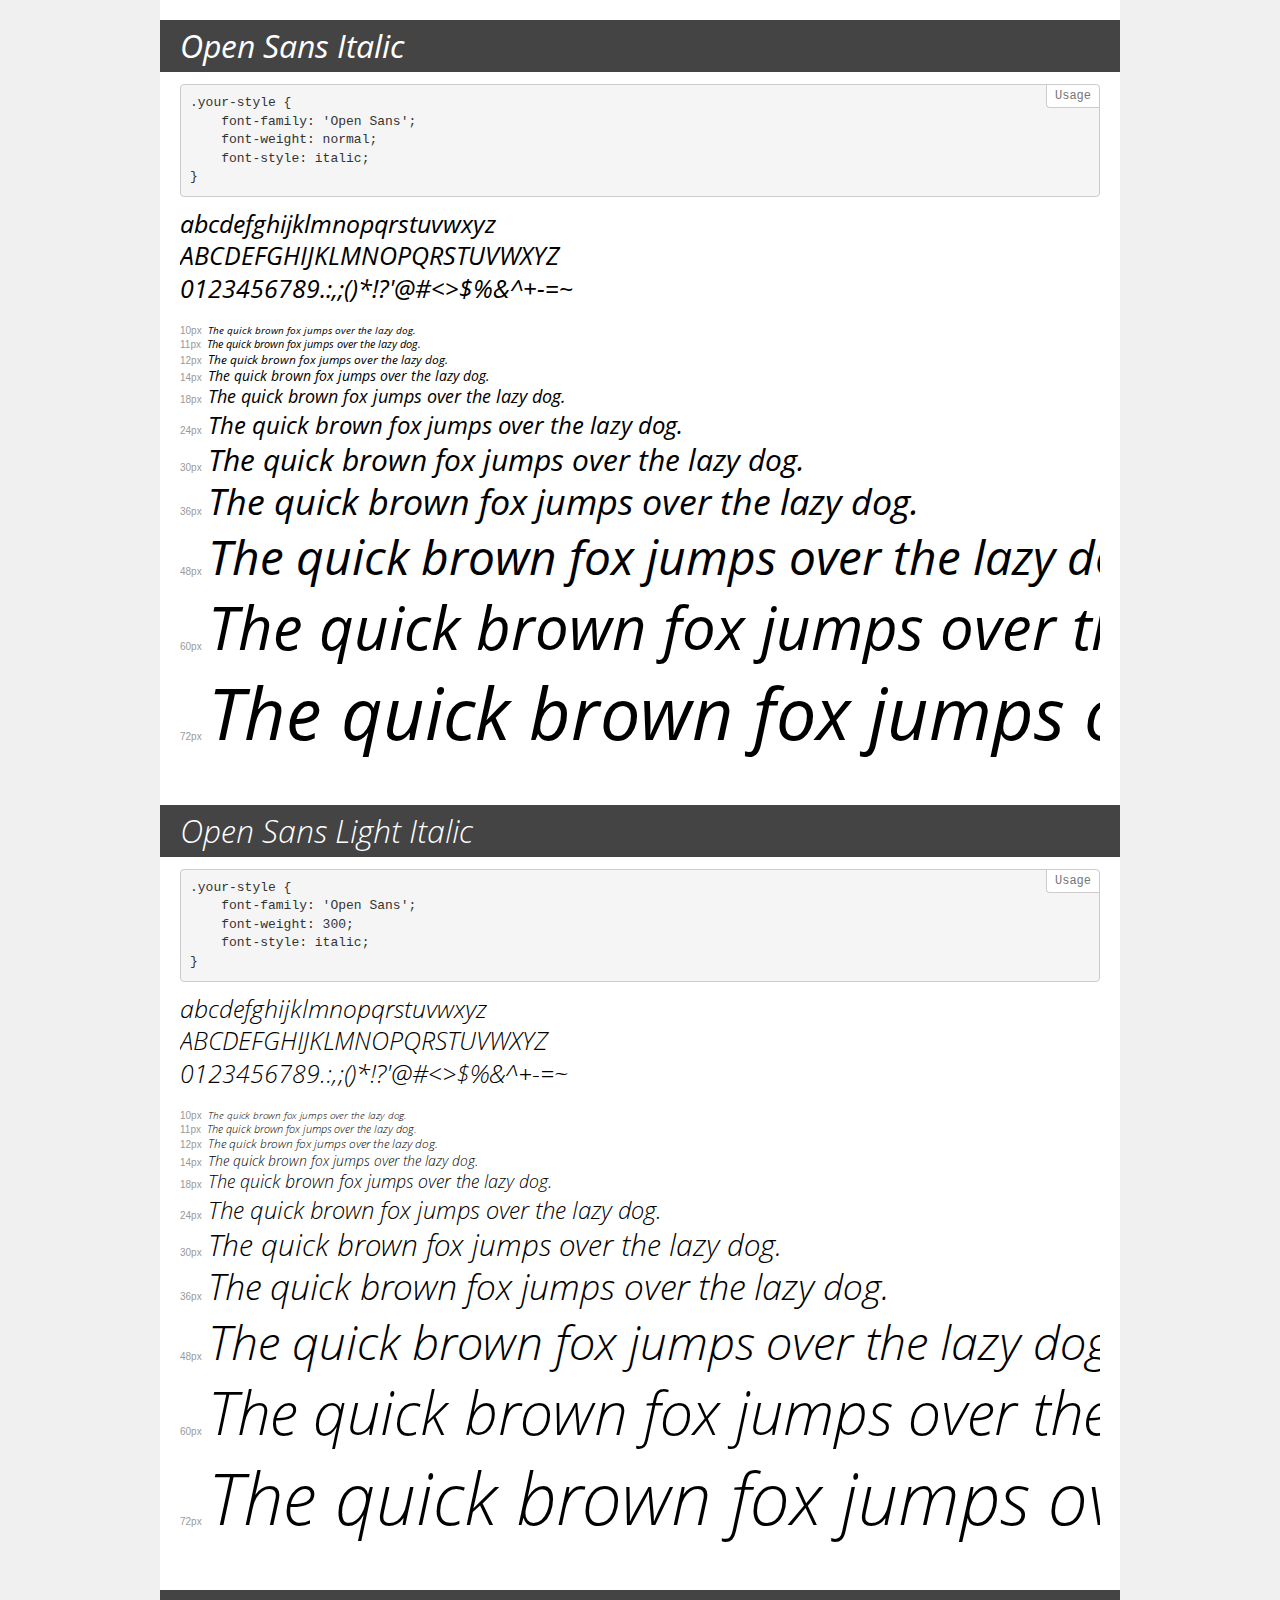
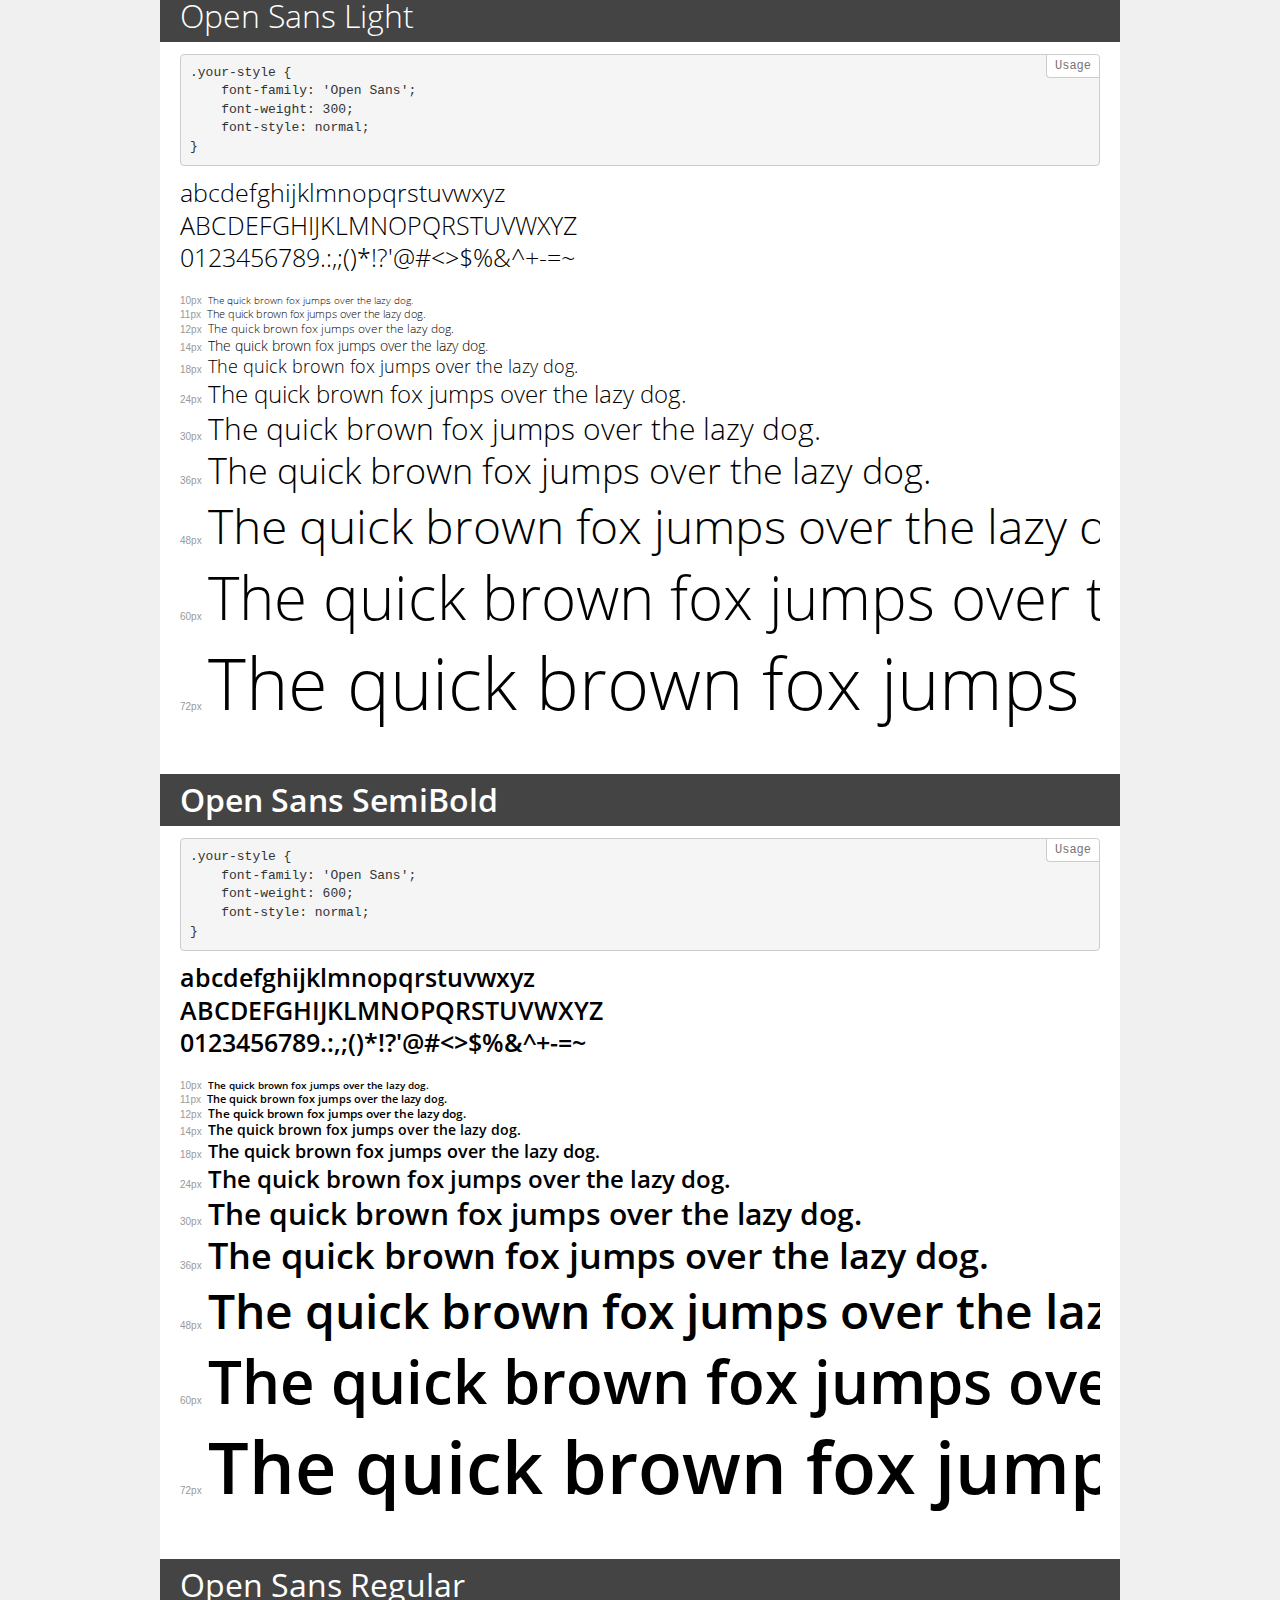
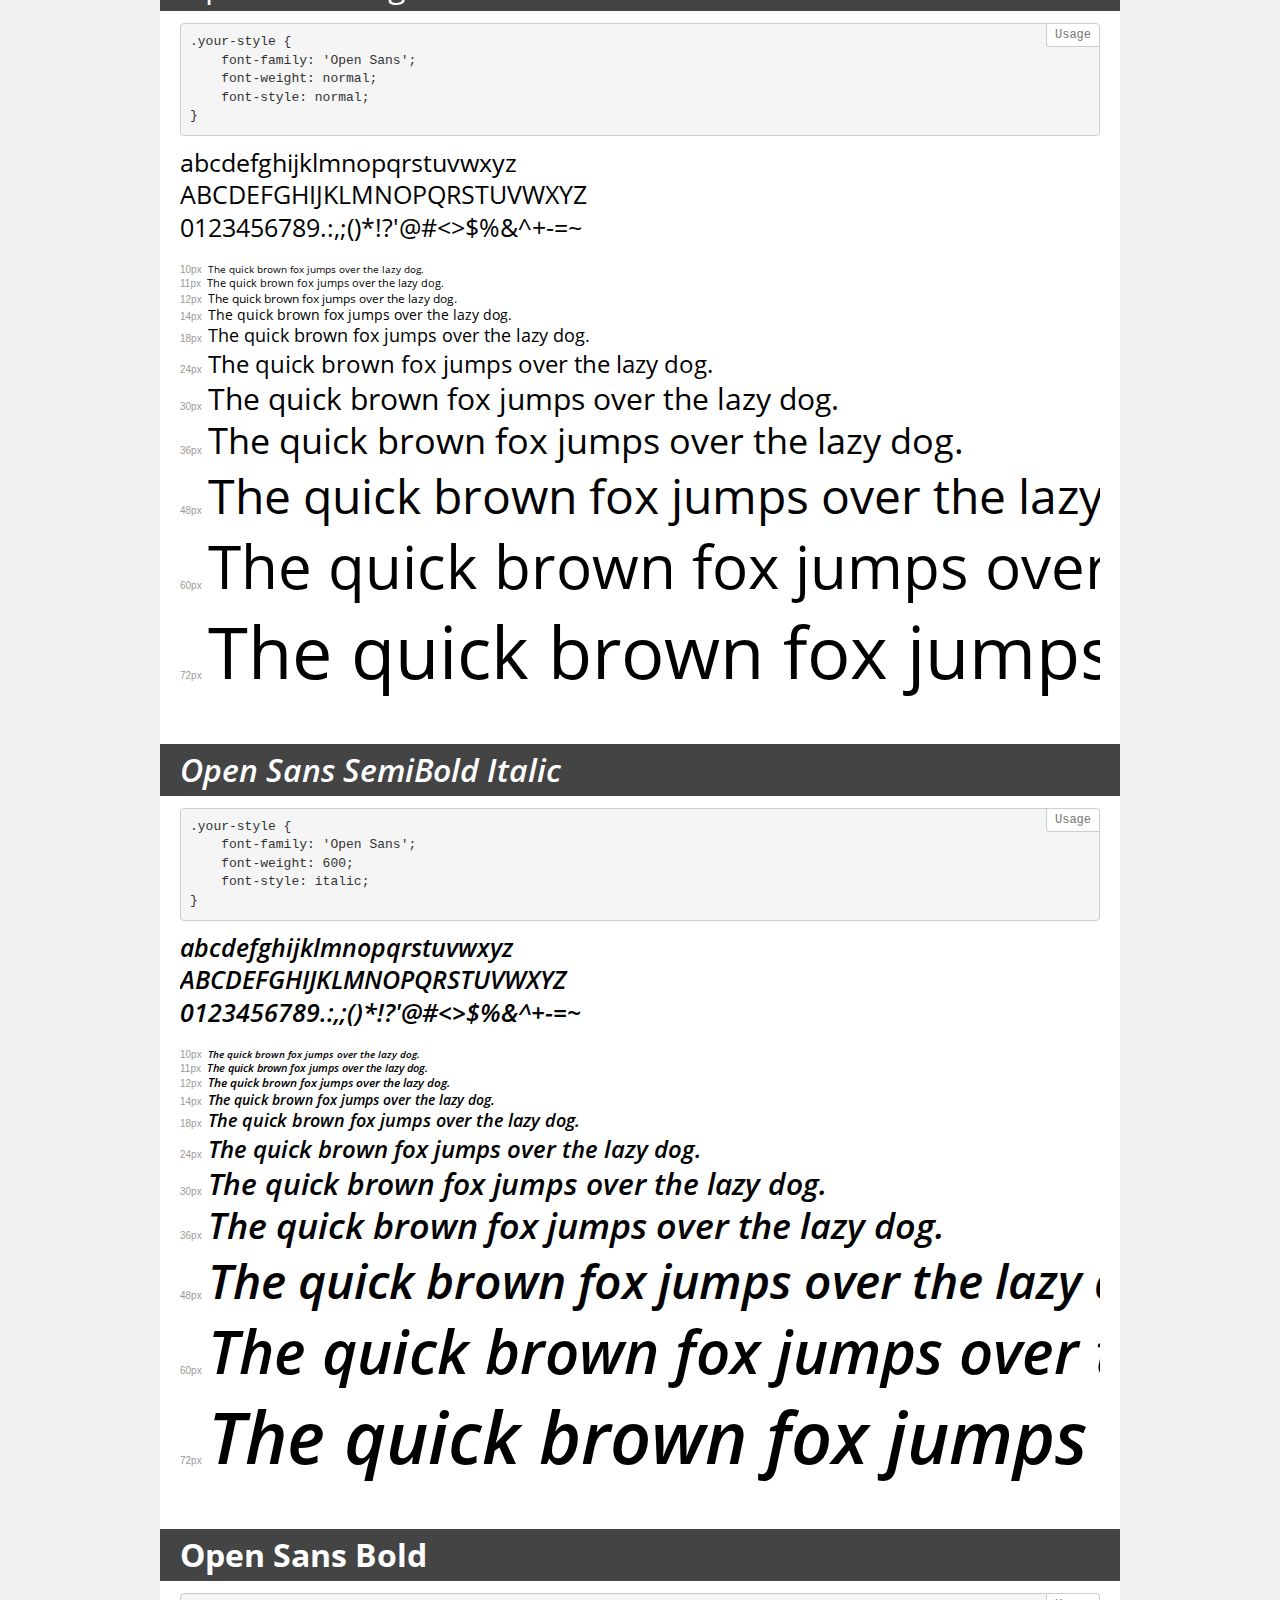
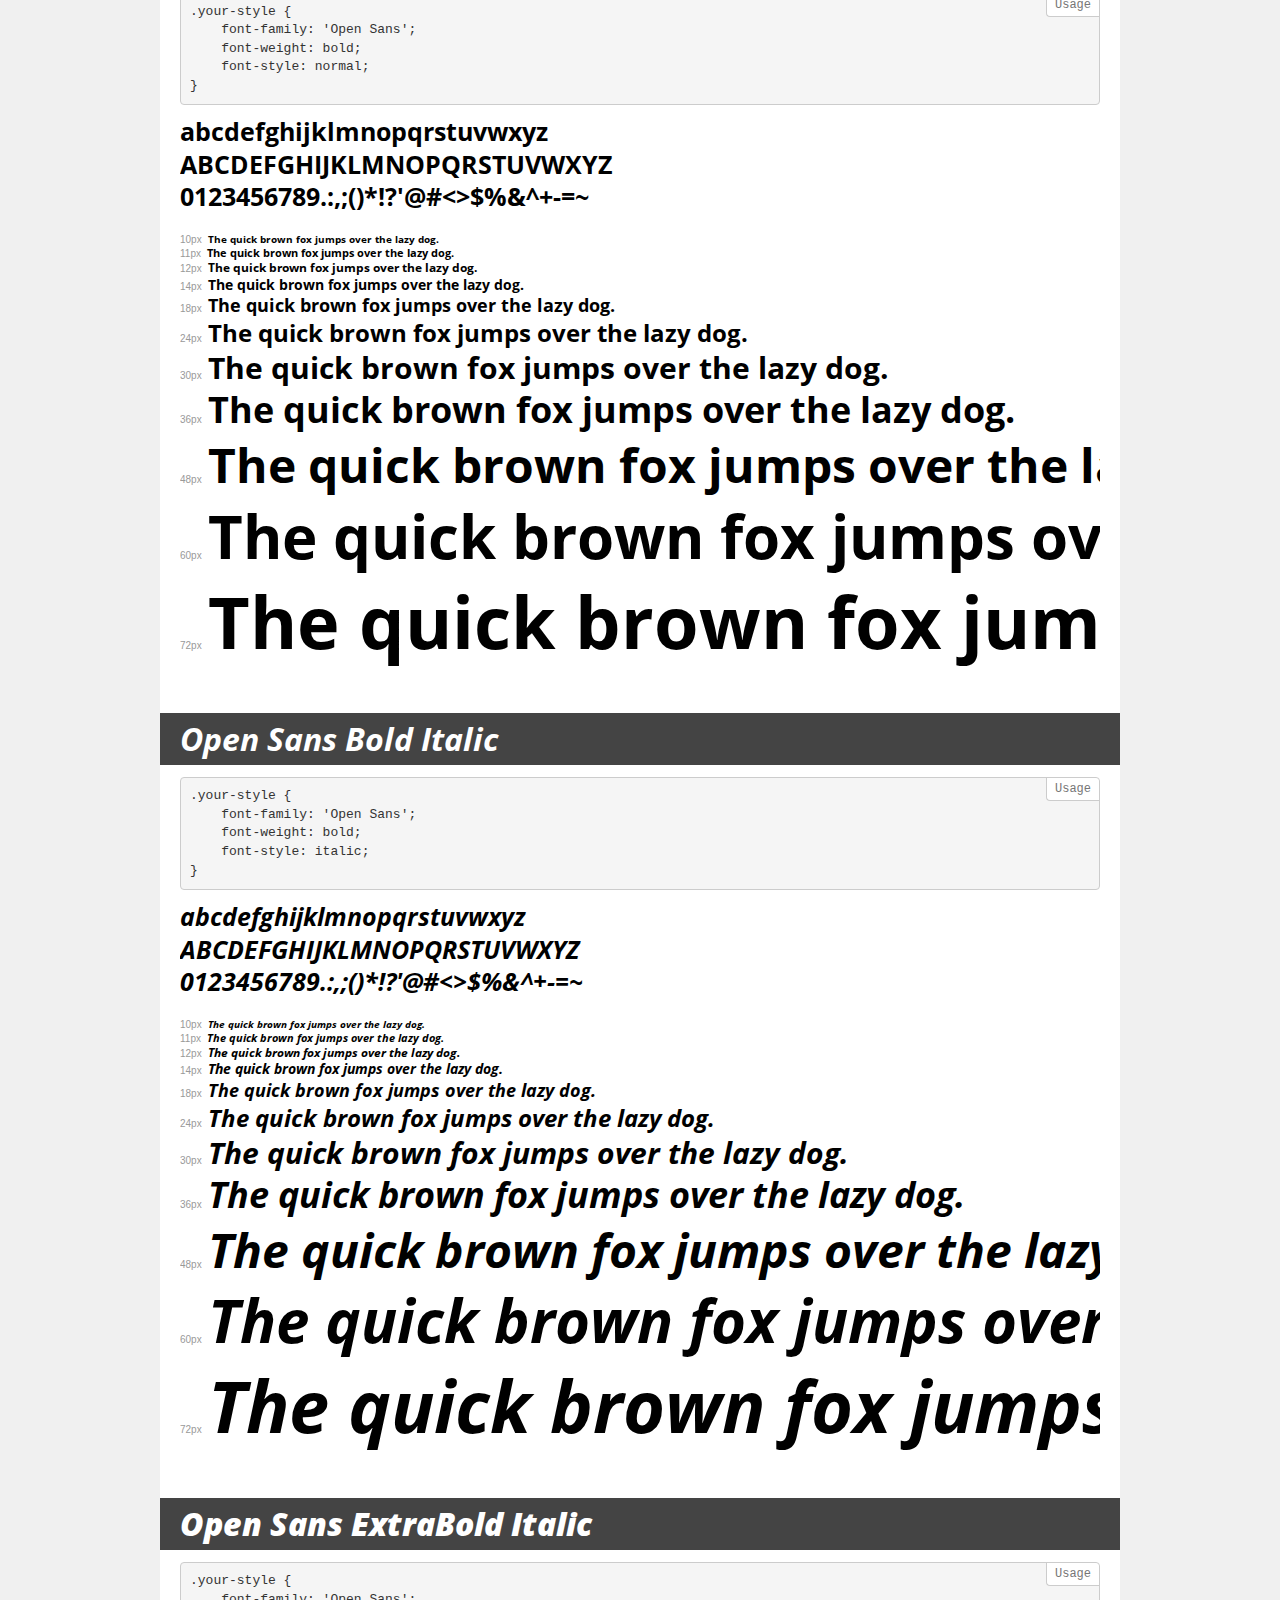
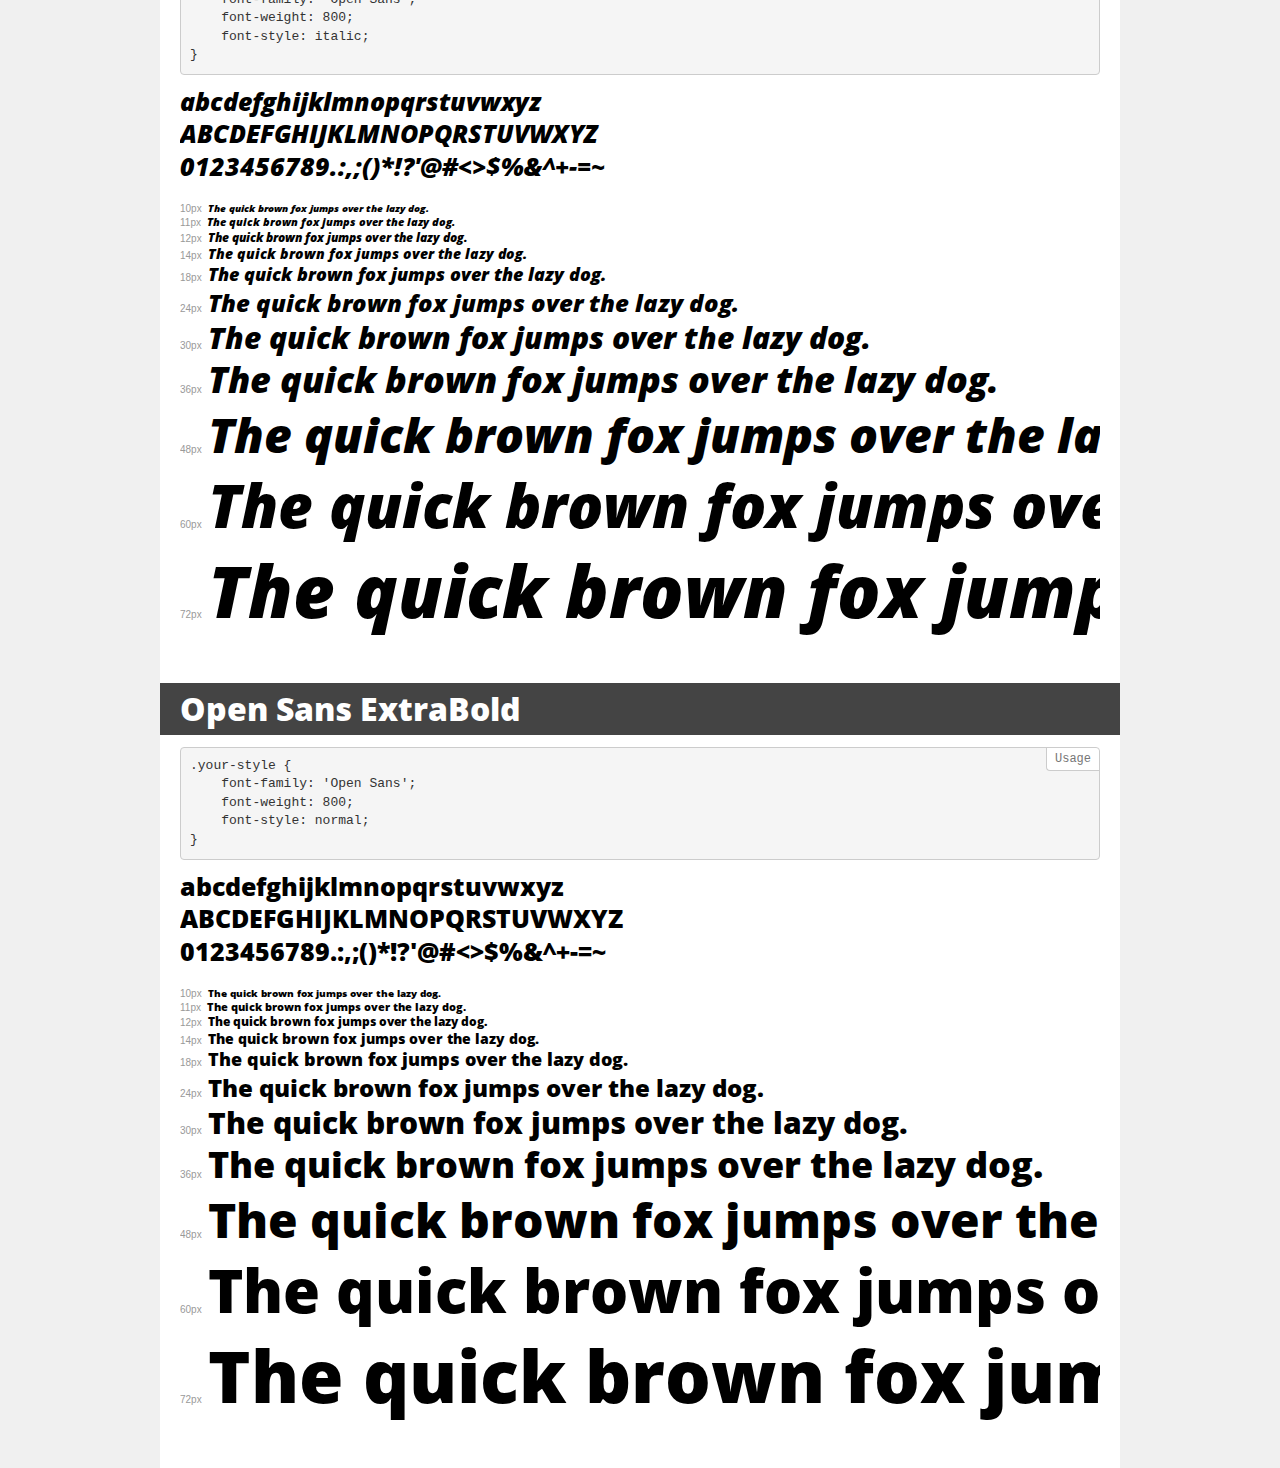
<file: fonts/Open_Sans/demo.html>
<!DOCTYPE html>
<html lang="en">
<head>
    <meta charset="utf-8">
    <meta http-equiv="X-UA-Compatible" content="IE=edge">
    <meta name="viewport" content="width=device-width, initial-scale=1">
    <meta name="robots" content="noindex, noarchive">
    <meta name="format-detection" content="telephone=no">
    <title>Transfonter demo</title>
    <link href="stylesheet.css" rel="stylesheet">
    <style>
        /*
        http://meyerweb.com/eric/tools/css/reset/
        v2.0 | 20110126
        License: none (public domain)
        */
        html, body, div, span, applet, object, iframe,
        h1, h2, h3, h4, h5, h6, p, blockquote, pre,
        a, abbr, acronym, address, big, cite, code,
        del, dfn, em, img, ins, kbd, q, s, samp,
        small, strike, strong, sub, sup, tt, var,
        b, u, i, center,
        dl, dt, dd, ol, ul, li,
        fieldset, form, label, legend,
        table, caption, tbody, tfoot, thead, tr, th, td,
        article, aside, canvas, details, embed,
        figure, figcaption, footer, header, hgroup,
        menu, nav, output, ruby, section, summary,
        time, mark, audio, video {
            margin: 0;
            padding: 0;
            border: 0;
            font-size: 100%;
            font: inherit;
            vertical-align: baseline;
        }
        /* HTML5 display-role reset for older browsers */
        article, aside, details, figcaption, figure,
        footer, header, hgroup, menu, nav, section {
            display: block;
        }
        body {
            line-height: 1;
        }
        ol, ul {
            list-style: none;
        }
        blockquote, q {
            quotes: none;
        }
        blockquote:before, blockquote:after,
        q:before, q:after {
            content: '';
            content: none;
        }
        table {
            border-collapse: collapse;
            border-spacing: 0;
        }
        /* demo styles */
        body {
            background: #f0f0f0;
            color: #000;
        }
        .page {
            background: #fff;
            width: 920px;
            margin: 0 auto;
            padding: 20px 20px 0 20px;
            overflow: hidden;
        }
        .font-container {
            overflow-x: auto;
            overflow-y: hidden;
            margin-bottom: 40px;
            line-height: 1.3;
            white-space: nowrap;
            padding-bottom: 5px;
        }
        h1 {
            position: relative;
            background: #444;
            font-size: 32px;
            color: #fff;
            padding: 10px 20px;
            margin: 0 -20px 12px -20px;
        }
        .letters {
            font-size: 25px;
            margin-bottom: 20px;
        }
        .s10:before {
            content: '10px';
        }
        .s11:before {
            content: '11px';
        }
        .s12:before {
            content: '12px';
        }
        .s14:before {
            content: '14px';
        }
        .s18:before {
            content: '18px';
        }
        .s24:before {
            content: '24px';
        }
        .s30:before {
            content: '30px';
        }
        .s36:before {
            content: '36px';
        }
        .s48:before {
            content: '48px';
        }
        .s60:before {
            content: '60px';
        }
        .s72:before {
            content: '72px';
        }
        .s10:before, .s11:before, .s12:before, .s14:before,
        .s18:before, .s24:before, .s30:before, .s36:before,
        .s48:before, .s60:before, .s72:before {
            font-family: Arial, sans-serif;
            font-size: 10px;
            font-weight: normal;
            font-style: normal;
            color: #999;
            padding-right: 6px;
        }
        pre {
            display: block;
            position: relative;
            padding: 9px;
            margin: 0 0 10px;
            font-family: Monaco, Menlo, Consolas, "Courier New", monospace;
            font-size: 13px;
            line-height: 1.428571429;
            color: #333;
            font-weight: normal;
            font-style: normal;
            background-color: #f5f5f5;
            border: 1px solid #ccc;
            overflow-x: auto;
            border-radius: 4px;
        }
        pre:after {
            display: block;
            position: absolute;
            right: 0;
            top: 0;
            content: 'Usage';
            line-height: 1;
            padding: 5px 8px;
            font-size: 12px;
            color: #767676;
            background-color: #fff;
            border: 1px solid #ccc;
            border-right: none;
            border-top: none;
            border-radius: 0 4px 0 4px;
            z-index: 10;
        }
        /* responsive */
        @media (max-width: 959px) {
            .page {
                width: auto;
                margin: 0;
            }
        }
    </style>
</head>
<body>
<div class="page">
    <div class="demo">
        <h1 style="font-family: 'Open Sans'; font-weight: normal; font-style: italic;">Open Sans Italic</h1>
        <pre>.your-style {
    font-family: 'Open Sans';
    font-weight: normal;
    font-style: italic;
}</pre>
        <div class="font-container" style="font-family: 'Open Sans'; font-weight: normal; font-style: italic;">
            <p class="letters">
                abcdefghijklmnopqrstuvwxyz<br>
ABCDEFGHIJKLMNOPQRSTUVWXYZ<br>
                0123456789.:,;()*!?'@#<>$%&^+-=~
            </p>
            <p class="s10" style="font-size: 10px;">The quick brown fox jumps over the lazy dog.</p>
            <p class="s11" style="font-size: 11px;">The quick brown fox jumps over the lazy dog.</p>
            <p class="s12" style="font-size: 12px;">The quick brown fox jumps over the lazy dog.</p>
            <p class="s14" style="font-size: 14px;">The quick brown fox jumps over the lazy dog.</p>
            <p class="s18" style="font-size: 18px;">The quick brown fox jumps over the lazy dog.</p>
            <p class="s24" style="font-size: 24px;">The quick brown fox jumps over the lazy dog.</p>
            <p class="s30" style="font-size: 30px;">The quick brown fox jumps over the lazy dog.</p>
            <p class="s36" style="font-size: 36px;">The quick brown fox jumps over the lazy dog.</p>
            <p class="s48" style="font-size: 48px;">The quick brown fox jumps over the lazy dog.</p>
            <p class="s60" style="font-size: 60px;">The quick brown fox jumps over the lazy dog.</p>
            <p class="s72" style="font-size: 72px;">The quick brown fox jumps over the lazy dog.</p>
        </div>
    </div>
    <div class="demo">
        <h1 style="font-family: 'Open Sans'; font-weight: 300; font-style: italic;">Open Sans Light Italic</h1>
        <pre>.your-style {
    font-family: 'Open Sans';
    font-weight: 300;
    font-style: italic;
}</pre>
        <div class="font-container" style="font-family: 'Open Sans'; font-weight: 300; font-style: italic;">
            <p class="letters">
                abcdefghijklmnopqrstuvwxyz<br>
ABCDEFGHIJKLMNOPQRSTUVWXYZ<br>
                0123456789.:,;()*!?'@#<>$%&^+-=~
            </p>
            <p class="s10" style="font-size: 10px;">The quick brown fox jumps over the lazy dog.</p>
            <p class="s11" style="font-size: 11px;">The quick brown fox jumps over the lazy dog.</p>
            <p class="s12" style="font-size: 12px;">The quick brown fox jumps over the lazy dog.</p>
            <p class="s14" style="font-size: 14px;">The quick brown fox jumps over the lazy dog.</p>
            <p class="s18" style="font-size: 18px;">The quick brown fox jumps over the lazy dog.</p>
            <p class="s24" style="font-size: 24px;">The quick brown fox jumps over the lazy dog.</p>
            <p class="s30" style="font-size: 30px;">The quick brown fox jumps over the lazy dog.</p>
            <p class="s36" style="font-size: 36px;">The quick brown fox jumps over the lazy dog.</p>
            <p class="s48" style="font-size: 48px;">The quick brown fox jumps over the lazy dog.</p>
            <p class="s60" style="font-size: 60px;">The quick brown fox jumps over the lazy dog.</p>
            <p class="s72" style="font-size: 72px;">The quick brown fox jumps over the lazy dog.</p>
        </div>
    </div>
    <div class="demo">
        <h1 style="font-family: 'Open Sans'; font-weight: 300; font-style: normal;">Open Sans Light</h1>
        <pre>.your-style {
    font-family: 'Open Sans';
    font-weight: 300;
    font-style: normal;
}</pre>
        <div class="font-container" style="font-family: 'Open Sans'; font-weight: 300; font-style: normal;">
            <p class="letters">
                abcdefghijklmnopqrstuvwxyz<br>
ABCDEFGHIJKLMNOPQRSTUVWXYZ<br>
                0123456789.:,;()*!?'@#<>$%&^+-=~
            </p>
            <p class="s10" style="font-size: 10px;">The quick brown fox jumps over the lazy dog.</p>
            <p class="s11" style="font-size: 11px;">The quick brown fox jumps over the lazy dog.</p>
            <p class="s12" style="font-size: 12px;">The quick brown fox jumps over the lazy dog.</p>
            <p class="s14" style="font-size: 14px;">The quick brown fox jumps over the lazy dog.</p>
            <p class="s18" style="font-size: 18px;">The quick brown fox jumps over the lazy dog.</p>
            <p class="s24" style="font-size: 24px;">The quick brown fox jumps over the lazy dog.</p>
            <p class="s30" style="font-size: 30px;">The quick brown fox jumps over the lazy dog.</p>
            <p class="s36" style="font-size: 36px;">The quick brown fox jumps over the lazy dog.</p>
            <p class="s48" style="font-size: 48px;">The quick brown fox jumps over the lazy dog.</p>
            <p class="s60" style="font-size: 60px;">The quick brown fox jumps over the lazy dog.</p>
            <p class="s72" style="font-size: 72px;">The quick brown fox jumps over the lazy dog.</p>
        </div>
    </div>
    <div class="demo">
        <h1 style="font-family: 'Open Sans'; font-weight: 600; font-style: normal;">Open Sans SemiBold</h1>
        <pre>.your-style {
    font-family: 'Open Sans';
    font-weight: 600;
    font-style: normal;
}</pre>
        <div class="font-container" style="font-family: 'Open Sans'; font-weight: 600; font-style: normal;">
            <p class="letters">
                abcdefghijklmnopqrstuvwxyz<br>
ABCDEFGHIJKLMNOPQRSTUVWXYZ<br>
                0123456789.:,;()*!?'@#<>$%&^+-=~
            </p>
            <p class="s10" style="font-size: 10px;">The quick brown fox jumps over the lazy dog.</p>
            <p class="s11" style="font-size: 11px;">The quick brown fox jumps over the lazy dog.</p>
            <p class="s12" style="font-size: 12px;">The quick brown fox jumps over the lazy dog.</p>
            <p class="s14" style="font-size: 14px;">The quick brown fox jumps over the lazy dog.</p>
            <p class="s18" style="font-size: 18px;">The quick brown fox jumps over the lazy dog.</p>
            <p class="s24" style="font-size: 24px;">The quick brown fox jumps over the lazy dog.</p>
            <p class="s30" style="font-size: 30px;">The quick brown fox jumps over the lazy dog.</p>
            <p class="s36" style="font-size: 36px;">The quick brown fox jumps over the lazy dog.</p>
            <p class="s48" style="font-size: 48px;">The quick brown fox jumps over the lazy dog.</p>
            <p class="s60" style="font-size: 60px;">The quick brown fox jumps over the lazy dog.</p>
            <p class="s72" style="font-size: 72px;">The quick brown fox jumps over the lazy dog.</p>
        </div>
    </div>
    <div class="demo">
        <h1 style="font-family: 'Open Sans'; font-weight: normal; font-style: normal;">Open Sans Regular</h1>
        <pre>.your-style {
    font-family: 'Open Sans';
    font-weight: normal;
    font-style: normal;
}</pre>
        <div class="font-container" style="font-family: 'Open Sans'; font-weight: normal; font-style: normal;">
            <p class="letters">
                abcdefghijklmnopqrstuvwxyz<br>
ABCDEFGHIJKLMNOPQRSTUVWXYZ<br>
                0123456789.:,;()*!?'@#<>$%&^+-=~
            </p>
            <p class="s10" style="font-size: 10px;">The quick brown fox jumps over the lazy dog.</p>
            <p class="s11" style="font-size: 11px;">The quick brown fox jumps over the lazy dog.</p>
            <p class="s12" style="font-size: 12px;">The quick brown fox jumps over the lazy dog.</p>
            <p class="s14" style="font-size: 14px;">The quick brown fox jumps over the lazy dog.</p>
            <p class="s18" style="font-size: 18px;">The quick brown fox jumps over the lazy dog.</p>
            <p class="s24" style="font-size: 24px;">The quick brown fox jumps over the lazy dog.</p>
            <p class="s30" style="font-size: 30px;">The quick brown fox jumps over the lazy dog.</p>
            <p class="s36" style="font-size: 36px;">The quick brown fox jumps over the lazy dog.</p>
            <p class="s48" style="font-size: 48px;">The quick brown fox jumps over the lazy dog.</p>
            <p class="s60" style="font-size: 60px;">The quick brown fox jumps over the lazy dog.</p>
            <p class="s72" style="font-size: 72px;">The quick brown fox jumps over the lazy dog.</p>
        </div>
    </div>
    <div class="demo">
        <h1 style="font-family: 'Open Sans'; font-weight: 600; font-style: italic;">Open Sans SemiBold Italic</h1>
        <pre>.your-style {
    font-family: 'Open Sans';
    font-weight: 600;
    font-style: italic;
}</pre>
        <div class="font-container" style="font-family: 'Open Sans'; font-weight: 600; font-style: italic;">
            <p class="letters">
                abcdefghijklmnopqrstuvwxyz<br>
ABCDEFGHIJKLMNOPQRSTUVWXYZ<br>
                0123456789.:,;()*!?'@#<>$%&^+-=~
            </p>
            <p class="s10" style="font-size: 10px;">The quick brown fox jumps over the lazy dog.</p>
            <p class="s11" style="font-size: 11px;">The quick brown fox jumps over the lazy dog.</p>
            <p class="s12" style="font-size: 12px;">The quick brown fox jumps over the lazy dog.</p>
            <p class="s14" style="font-size: 14px;">The quick brown fox jumps over the lazy dog.</p>
            <p class="s18" style="font-size: 18px;">The quick brown fox jumps over the lazy dog.</p>
            <p class="s24" style="font-size: 24px;">The quick brown fox jumps over the lazy dog.</p>
            <p class="s30" style="font-size: 30px;">The quick brown fox jumps over the lazy dog.</p>
            <p class="s36" style="font-size: 36px;">The quick brown fox jumps over the lazy dog.</p>
            <p class="s48" style="font-size: 48px;">The quick brown fox jumps over the lazy dog.</p>
            <p class="s60" style="font-size: 60px;">The quick brown fox jumps over the lazy dog.</p>
            <p class="s72" style="font-size: 72px;">The quick brown fox jumps over the lazy dog.</p>
        </div>
    </div>
    <div class="demo">
        <h1 style="font-family: 'Open Sans'; font-weight: bold; font-style: normal;">Open Sans Bold</h1>
        <pre>.your-style {
    font-family: 'Open Sans';
    font-weight: bold;
    font-style: normal;
}</pre>
        <div class="font-container" style="font-family: 'Open Sans'; font-weight: bold; font-style: normal;">
            <p class="letters">
                abcdefghijklmnopqrstuvwxyz<br>
ABCDEFGHIJKLMNOPQRSTUVWXYZ<br>
                0123456789.:,;()*!?'@#<>$%&^+-=~
            </p>
            <p class="s10" style="font-size: 10px;">The quick brown fox jumps over the lazy dog.</p>
            <p class="s11" style="font-size: 11px;">The quick brown fox jumps over the lazy dog.</p>
            <p class="s12" style="font-size: 12px;">The quick brown fox jumps over the lazy dog.</p>
            <p class="s14" style="font-size: 14px;">The quick brown fox jumps over the lazy dog.</p>
            <p class="s18" style="font-size: 18px;">The quick brown fox jumps over the lazy dog.</p>
            <p class="s24" style="font-size: 24px;">The quick brown fox jumps over the lazy dog.</p>
            <p class="s30" style="font-size: 30px;">The quick brown fox jumps over the lazy dog.</p>
            <p class="s36" style="font-size: 36px;">The quick brown fox jumps over the lazy dog.</p>
            <p class="s48" style="font-size: 48px;">The quick brown fox jumps over the lazy dog.</p>
            <p class="s60" style="font-size: 60px;">The quick brown fox jumps over the lazy dog.</p>
            <p class="s72" style="font-size: 72px;">The quick brown fox jumps over the lazy dog.</p>
        </div>
    </div>
    <div class="demo">
        <h1 style="font-family: 'Open Sans'; font-weight: bold; font-style: italic;">Open Sans Bold Italic</h1>
        <pre>.your-style {
    font-family: 'Open Sans';
    font-weight: bold;
    font-style: italic;
}</pre>
        <div class="font-container" style="font-family: 'Open Sans'; font-weight: bold; font-style: italic;">
            <p class="letters">
                abcdefghijklmnopqrstuvwxyz<br>
ABCDEFGHIJKLMNOPQRSTUVWXYZ<br>
                0123456789.:,;()*!?'@#<>$%&^+-=~
            </p>
            <p class="s10" style="font-size: 10px;">The quick brown fox jumps over the lazy dog.</p>
            <p class="s11" style="font-size: 11px;">The quick brown fox jumps over the lazy dog.</p>
            <p class="s12" style="font-size: 12px;">The quick brown fox jumps over the lazy dog.</p>
            <p class="s14" style="font-size: 14px;">The quick brown fox jumps over the lazy dog.</p>
            <p class="s18" style="font-size: 18px;">The quick brown fox jumps over the lazy dog.</p>
            <p class="s24" style="font-size: 24px;">The quick brown fox jumps over the lazy dog.</p>
            <p class="s30" style="font-size: 30px;">The quick brown fox jumps over the lazy dog.</p>
            <p class="s36" style="font-size: 36px;">The quick brown fox jumps over the lazy dog.</p>
            <p class="s48" style="font-size: 48px;">The quick brown fox jumps over the lazy dog.</p>
            <p class="s60" style="font-size: 60px;">The quick brown fox jumps over the lazy dog.</p>
            <p class="s72" style="font-size: 72px;">The quick brown fox jumps over the lazy dog.</p>
        </div>
    </div>
    <div class="demo">
        <h1 style="font-family: 'Open Sans'; font-weight: 800; font-style: italic;">Open Sans ExtraBold Italic</h1>
        <pre>.your-style {
    font-family: 'Open Sans';
    font-weight: 800;
    font-style: italic;
}</pre>
        <div class="font-container" style="font-family: 'Open Sans'; font-weight: 800; font-style: italic;">
            <p class="letters">
                abcdefghijklmnopqrstuvwxyz<br>
ABCDEFGHIJKLMNOPQRSTUVWXYZ<br>
                0123456789.:,;()*!?'@#<>$%&^+-=~
            </p>
            <p class="s10" style="font-size: 10px;">The quick brown fox jumps over the lazy dog.</p>
            <p class="s11" style="font-size: 11px;">The quick brown fox jumps over the lazy dog.</p>
            <p class="s12" style="font-size: 12px;">The quick brown fox jumps over the lazy dog.</p>
            <p class="s14" style="font-size: 14px;">The quick brown fox jumps over the lazy dog.</p>
            <p class="s18" style="font-size: 18px;">The quick brown fox jumps over the lazy dog.</p>
            <p class="s24" style="font-size: 24px;">The quick brown fox jumps over the lazy dog.</p>
            <p class="s30" style="font-size: 30px;">The quick brown fox jumps over the lazy dog.</p>
            <p class="s36" style="font-size: 36px;">The quick brown fox jumps over the lazy dog.</p>
            <p class="s48" style="font-size: 48px;">The quick brown fox jumps over the lazy dog.</p>
            <p class="s60" style="font-size: 60px;">The quick brown fox jumps over the lazy dog.</p>
            <p class="s72" style="font-size: 72px;">The quick brown fox jumps over the lazy dog.</p>
        </div>
    </div>
    <div class="demo">
        <h1 style="font-family: 'Open Sans'; font-weight: 800; font-style: normal;">Open Sans ExtraBold</h1>
        <pre>.your-style {
    font-family: 'Open Sans';
    font-weight: 800;
    font-style: normal;
}</pre>
        <div class="font-container" style="font-family: 'Open Sans'; font-weight: 800; font-style: normal;">
            <p class="letters">
                abcdefghijklmnopqrstuvwxyz<br>
ABCDEFGHIJKLMNOPQRSTUVWXYZ<br>
                0123456789.:,;()*!?'@#<>$%&^+-=~
            </p>
            <p class="s10" style="font-size: 10px;">The quick brown fox jumps over the lazy dog.</p>
            <p class="s11" style="font-size: 11px;">The quick brown fox jumps over the lazy dog.</p>
            <p class="s12" style="font-size: 12px;">The quick brown fox jumps over the lazy dog.</p>
            <p class="s14" style="font-size: 14px;">The quick brown fox jumps over the lazy dog.</p>
            <p class="s18" style="font-size: 18px;">The quick brown fox jumps over the lazy dog.</p>
            <p class="s24" style="font-size: 24px;">The quick brown fox jumps over the lazy dog.</p>
            <p class="s30" style="font-size: 30px;">The quick brown fox jumps over the lazy dog.</p>
            <p class="s36" style="font-size: 36px;">The quick brown fox jumps over the lazy dog.</p>
            <p class="s48" style="font-size: 48px;">The quick brown fox jumps over the lazy dog.</p>
            <p class="s60" style="font-size: 60px;">The quick brown fox jumps over the lazy dog.</p>
            <p class="s72" style="font-size: 72px;">The quick brown fox jumps over the lazy dog.</p>
        </div>
    </div>
</div>
</body>
</html>
</file>
<file: fonts/Open_Sans/stylesheet.css>
@font-face {
    font-family: 'Open Sans';
    src: url('OpenSans-Italic.eot');
    src: url('OpenSans-Italic.eot?#iefix') format('embedded-opentype'),
        url('OpenSans-Italic.woff2') format('woff2'),
        url('OpenSans-Italic.woff') format('woff'),
        url('OpenSans-Italic.ttf') format('truetype');
    font-weight: normal;
    font-style: italic;
    font-display: swap;
}

@font-face {
    font-family: 'Open Sans';
    src: url('OpenSans-LightItalic.eot');
    src: url('OpenSans-LightItalic.eot?#iefix') format('embedded-opentype'),
        url('OpenSans-LightItalic.woff2') format('woff2'),
        url('OpenSans-LightItalic.woff') format('woff'),
        url('OpenSans-LightItalic.ttf') format('truetype');
    font-weight: 300;
    font-style: italic;
    font-display: swap;
}

@font-face {
    font-family: 'Open Sans';
    src: url('OpenSans-Light.eot');
    src: url('OpenSans-Light.eot?#iefix') format('embedded-opentype'),
        url('OpenSans-Light.woff2') format('woff2'),
        url('OpenSans-Light.woff') format('woff'),
        url('OpenSans-Light.ttf') format('truetype');
    font-weight: 300;
    font-style: normal;
    font-display: swap;
}

@font-face {
    font-family: 'Open Sans';
    src: url('OpenSans-SemiBold.eot');
    src: url('OpenSans-SemiBold.eot?#iefix') format('embedded-opentype'),
        url('OpenSans-SemiBold.woff2') format('woff2'),
        url('OpenSans-SemiBold.woff') format('woff'),
        url('OpenSans-SemiBold.ttf') format('truetype');
    font-weight: 600;
    font-style: normal;
    font-display: swap;
}

@font-face {
    font-family: 'Open Sans';
    src: url('OpenSans-Regular.eot');
    src: url('OpenSans-Regular.eot?#iefix') format('embedded-opentype'),
        url('OpenSans-Regular.woff2') format('woff2'),
        url('OpenSans-Regular.woff') format('woff'),
        url('OpenSans-Regular.ttf') format('truetype');
    font-weight: normal;
    font-style: normal;
    font-display: swap;
}

@font-face {
    font-family: 'Open Sans';
    src: url('OpenSans-SemiBoldItalic.eot');
    src: url('OpenSans-SemiBoldItalic.eot?#iefix') format('embedded-opentype'),
        url('OpenSans-SemiBoldItalic.woff2') format('woff2'),
        url('OpenSans-SemiBoldItalic.woff') format('woff'),
        url('OpenSans-SemiBoldItalic.ttf') format('truetype');
    font-weight: 600;
    font-style: italic;
    font-display: swap;
}

@font-face {
    font-family: 'Open Sans';
    src: url('OpenSans-Bold.eot');
    src: url('OpenSans-Bold.eot?#iefix') format('embedded-opentype'),
        url('OpenSans-Bold.woff2') format('woff2'),
        url('OpenSans-Bold.woff') format('woff'),
        url('OpenSans-Bold.ttf') format('truetype');
    font-weight: bold;
    font-style: normal;
    font-display: swap;
}

@font-face {
    font-family: 'Open Sans';
    src: url('OpenSans-BoldItalic.eot');
    src: url('OpenSans-BoldItalic.eot?#iefix') format('embedded-opentype'),
        url('OpenSans-BoldItalic.woff2') format('woff2'),
        url('OpenSans-BoldItalic.woff') format('woff'),
        url('OpenSans-BoldItalic.ttf') format('truetype');
    font-weight: bold;
    font-style: italic;
    font-display: swap;
}

@font-face {
    font-family: 'Open Sans';
    src: url('OpenSans-ExtraBoldItalic.eot');
    src: url('OpenSans-ExtraBoldItalic.eot?#iefix') format('embedded-opentype'),
        url('OpenSans-ExtraBoldItalic.woff2') format('woff2'),
        url('OpenSans-ExtraBoldItalic.woff') format('woff'),
        url('OpenSans-ExtraBoldItalic.ttf') format('truetype');
    font-weight: 800;
    font-style: italic;
    font-display: swap;
}

@font-face {
    font-family: 'Open Sans';
    src: url('OpenSans-ExtraBold.eot');
    src: url('OpenSans-ExtraBold.eot?#iefix') format('embedded-opentype'),
        url('OpenSans-ExtraBold.woff2') format('woff2'),
        url('OpenSans-ExtraBold.woff') format('woff'),
        url('OpenSans-ExtraBold.ttf') format('truetype');
    font-weight: 800;
    font-style: normal;
    font-display: swap;
}
</file>
